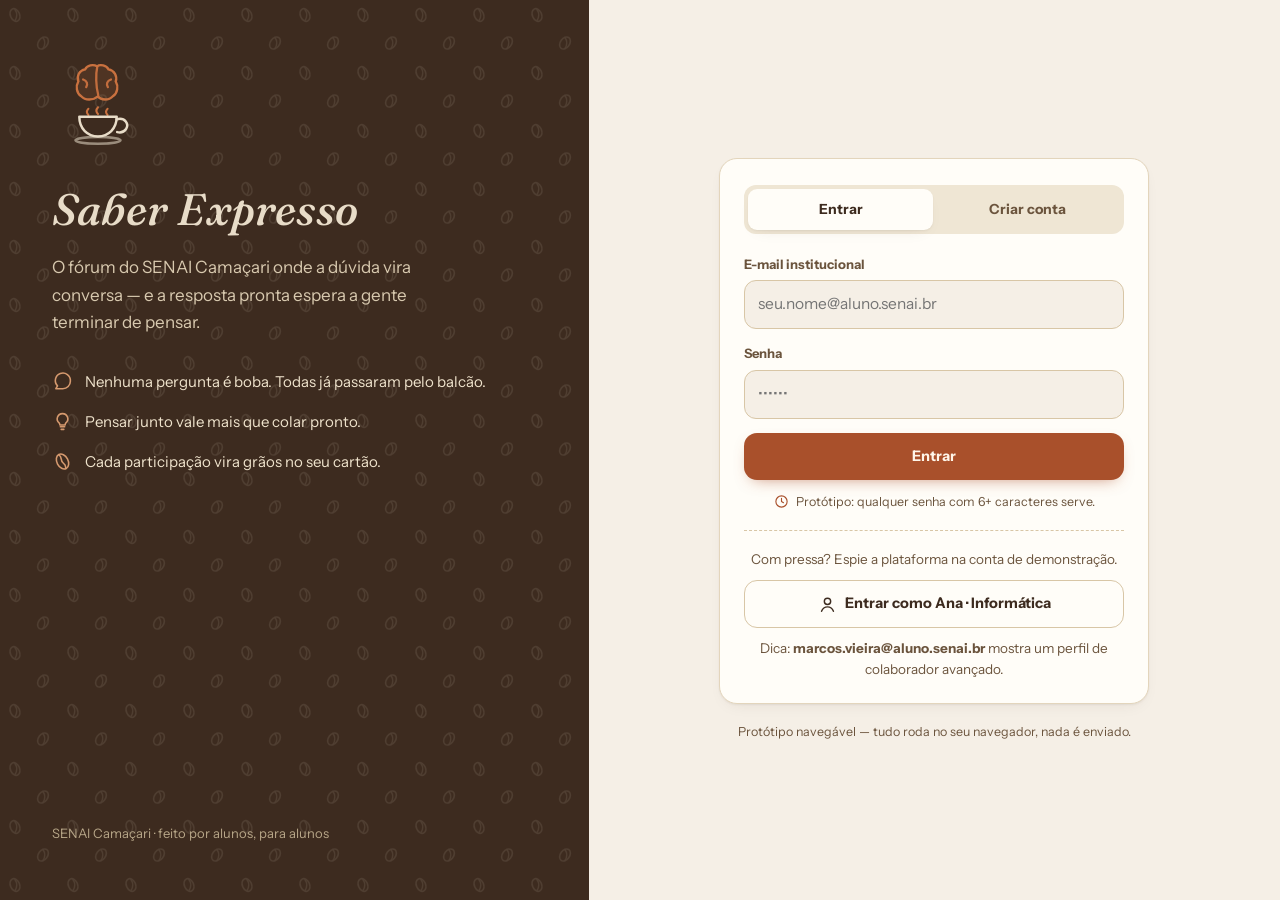
<file: index.html>
<!DOCTYPE html>
<html lang="pt-BR">
<head>
<meta charset="UTF-8">
<meta name="viewport" content="width=device-width, initial-scale=1">

<title>Saber Expresso · Fórum Acadêmico do SENAI Camaçari</title>
<meta name="description" content="Fórum do SENAI Camaçari: tire dúvidas de Informática, Mecatrônica, Eletrotécnica e Química, ajude colegas e ganhe selos de colaboração. Aprender com gosto de café.">
<meta name="author" content="SENAI Camaçari">
<meta name="robots" content="index, follow">

<!-- Open Graph: prévia ao compartilhar no WhatsApp, Facebook, LinkedIn -->
<meta property="og:type" content="website">
<meta property="og:site_name" content="Saber Expresso">
<meta property="og:locale" content="pt_BR">
<meta property="og:title" content="Saber Expresso · Fórum Acadêmico do SENAI Camaçari">
<meta property="og:description" content="Tire dúvidas de Informática, Mecatrônica, Eletrotécnica e Química, ajude colegas e ganhe selos de colaboração.">

<!-- Twitter/X Card -->
<meta name="twitter:card" content="summary_large_image">
<meta name="twitter:title" content="Saber Expresso · Fórum Acadêmico do SENAI Camaçari">
<meta name="twitter:description" content="Fórum colaborativo do SENAI Camaçari — dúvidas, respostas e selos de colaboração.">

<!-- Favicon inline (xícara + cérebro) — sem arquivo externo -->
<link rel="icon" type="image/svg+xml" href="data:image/svg+xml,%3Csvg xmlns='http://www.w3.org/2000/svg' viewBox='0 0 96 96'%3E%3Cpath fill='none' stroke='%23C9713F' stroke-width='5' stroke-linejoin='round' d='M48 42C43 46.5 34.5 46.5 30.5 42C25.5 39 24.5 31.5 27.5 26.5C25.5 21 28.5 15 34.5 14C36.5 9.5 43 8.5 47 10.8C50 8.5 57 9.5 59 14C65 15 68.5 21 66.5 26.5C69.5 31.5 68.5 39 63.5 42C59.5 46.5 51 46.5 48 42Z'/%3E%3Cpath fill='none' stroke='%23C9713F' stroke-width='4' stroke-linecap='round' d='M47.2 11.5C45.5 19 45.8 32 48.2 40.5M32.5 24.5c4 1.2 5.2 4.8 3.2 8M61.5 24.5c-4 1.2-5.2 4.8-3.2 8'/%3E%3Cpath fill='%233D2B1F' d='M28.5 63.5h39c0 12.5-8.7 20.5-19.5 20.5S28.5 76 28.5 63.5Z'/%3E%3C/svg%3E">

<!-- Cor da interface do navegador (claro/escuro) -->
<meta name="theme-color" content="#3D2B1F" media="(prefers-color-scheme: light)">
<meta name="theme-color" content="#201610" media="(prefers-color-scheme: dark)">
<meta name="color-scheme" content="light dark">

<!-- Dados estruturados: site + organização + busca interna (schema.org) -->
<!-- Estilo local (bloqueante de propósito: é pequeno e define o primeiro paint) -->
<link rel="stylesheet" href="assets/css/style.css">

<!-- Fontes carregadas de forma assíncrona: melhora LCP/FCP (Core Web Vitals) -->
<link rel="preconnect" href="https://fonts.googleapis.com">
<link rel="preconnect" href="https://fonts.gstatic.com" crossorigin>
<link href="https://fonts.googleapis.com/css2?family=Fraunces:ital,opsz,wght@0,9..144,400..700;1,9..144,400..700&family=Instrument+Sans:ital,wght@0,400..700;1,400..700&display=swap" rel="stylesheet" media="print" onload="this.media='all'">
<noscript><link href="https://fonts.googleapis.com/css2?family=Fraunces:ital,opsz,wght@0,9..144,400..700;1,9..144,400..700&family=Instrument+Sans:ital,wght@0,400..700;1,400..700&display=swap" rel="stylesheet"></noscript>
</head>
<body class="auth">
<a class="skip" href="#main">Pular para o conteúdo</a>

<!-- Sprite de ícones -->
<svg xmlns="http://www.w3.org/2000/svg" style="display:none" aria-hidden="true">
  <symbol id="i-search" viewBox="0 0 24 24"><circle cx="11" cy="11" r="7"/><path d="M21 21l-4.5-4.5"/></symbol>
  <symbol id="i-home" viewBox="0 0 24 24"><path d="M3.5 11.5 12 4l8.5 7.5"/><path d="M5.5 10.5V20h13v-9.5"/><path d="M10 20v-5h4v5"/></symbol>
  <symbol id="i-plus" viewBox="0 0 24 24"><path d="M12 5v14M5 12h14"/></symbol>
  <symbol id="i-user" viewBox="0 0 24 24"><circle cx="12" cy="8" r="4"/><path d="M4.5 20.5c1.4-3.8 4.3-5.5 7.5-5.5s6.1 1.7 7.5 5.5"/></symbol>
  <symbol id="i-heart" viewBox="0 0 24 24"><path d="M12 20.5C7.2 17 3.5 13.6 3.5 9.8 3.5 7.2 5.5 5 8 5c1.7 0 3.2.9 4 2.4C12.8 5.9 14.3 5 16 5c2.5 0 4.5 2.2 4.5 4.8 0 3.8-3.7 7.2-8.5 10.7Z"/></symbol>
  <symbol id="i-chat" viewBox="0 0 24 24"><path d="M21 11.6a8.6 8.6 0 0 1-8.6 8.6H4.4L6.3 17A8.6 8.6 0 1 1 21 11.6Z"/></symbol>
  <symbol id="i-check" viewBox="0 0 24 24"><path d="m4.5 12.5 5 5L19.5 6.5"/></symbol>
  <symbol id="i-check-circle" viewBox="0 0 24 24"><circle cx="12" cy="12" r="9"/><path d="m8 12.3 2.7 2.7L16.5 9"/></symbol>
  <symbol id="i-chev-right" viewBox="0 0 24 24"><path d="m9.5 5.5 7 6.5-7 6.5"/></symbol>
  <symbol id="i-sun" viewBox="0 0 24 24"><circle cx="12" cy="12" r="4.2"/><path d="M12 2.5v2.4M12 19.1v2.4M2.5 12h2.4M19.1 12h2.4M5 5l1.7 1.7M17.3 17.3 19 19M19 5l-1.7 1.7M6.7 17.3 5 19"/></symbol>
  <symbol id="i-moon" viewBox="0 0 24 24"><path d="M20.5 14.5A8.8 8.8 0 0 1 9.5 3.5a8.8 8.8 0 1 0 11 11Z"/></symbol>
  <symbol id="i-bean" viewBox="0 0 24 24"><g transform="rotate(-28 12 12)"><ellipse cx="12" cy="12" rx="6.4" ry="9"/><path d="M12 3.5c2.6 4.4-2.6 6.6 0 11 1.7 2.8 0 4.6 0 5.5"/></g></symbol>
  <symbol id="i-award" viewBox="0 0 24 24"><circle cx="12" cy="9" r="5.5"/><path d="M8.7 13.6 7 21l5-2.6L17 21l-1.7-7.4"/></symbol>
  <symbol id="i-send" viewBox="0 0 24 24"><path d="M21 3.5 3.5 10.7l6.3 3 3 6.3L21 3.5Z"/><path d="M9.8 13.7 21 3.5"/></symbol>
  <symbol id="i-x" viewBox="0 0 24 24"><path d="M6 6l12 12M18 6 6 18"/></symbol>
  <symbol id="i-code" viewBox="0 0 24 24"><path d="m8.5 7-5 5 5 5M15.5 7l5 5-5 5"/></symbol>
  <symbol id="i-cpu" viewBox="0 0 24 24"><rect x="5.5" y="5.5" width="13" height="13" rx="2.5"/><rect x="9.5" y="9.5" width="5" height="5" rx="1"/><path d="M9 2.5v3M15 2.5v3M9 18.5v3M15 18.5v3M2.5 9h3M2.5 15h3M18.5 9h3M18.5 15h3"/></symbol>
  <symbol id="i-zap" viewBox="0 0 24 24"><path d="M13 2.5 4.5 13.5H11l-1 8 8.5-11H12l1-8Z"/></symbol>
  <symbol id="i-flask" viewBox="0 0 24 24"><path d="M9 3h6M10 3v5.6L4.6 18.2a2 2 0 0 0 1.8 2.8h11.2a2 2 0 0 0 1.8-2.8L14 8.6V3"/><path d="M7.5 15h9"/></symbol>
  <symbol id="i-book" viewBox="0 0 24 24"><path d="M5 4.5A1.5 1.5 0 0 1 6.5 3H19v15H6.5A1.5 1.5 0 0 0 5 19.5V4.5Z"/><path d="M5 19.5A1.5 1.5 0 0 0 6.5 21H19"/></symbol>
  <symbol id="i-clock" viewBox="0 0 24 24"><circle cx="12" cy="12" r="9"/><path d="M12 7v5l3.2 2"/></symbol>
  <symbol id="i-mail" viewBox="0 0 24 24"><rect x="3" y="5" width="18" height="14" rx="2.5"/><path d="m3.5 7.5 8.5 6 8.5-6"/></symbol>
  <symbol id="i-bulb" viewBox="0 0 24 24"><path d="M9.5 18h5M10.5 21h3M12 3a6 6 0 0 0-3.9 10.6c.7.6.9 1.4.9 2.4h6c0-1 .2-1.8.9-2.4A6 6 0 0 0 12 3Z"/></symbol>
  <symbol id="i-link" viewBox="0 0 24 24"><path d="M10 14a4.2 4.2 0 0 0 6 0l3.2-3.2a4.2 4.2 0 0 0-6-6L11.6 6.4"/><path d="M14 10a4.2 4.2 0 0 0-6 0l-3.2 3.2a4.2 4.2 0 0 0 6 6l1.6-1.6"/></symbol>
  <symbol id="i-logout" viewBox="0 0 24 24"><path d="M14 4h4.5A1.5 1.5 0 0 1 20 5.5v13a1.5 1.5 0 0 1-1.5 1.5H14"/><path d="M9 8.5 5.5 12 9 15.5M5.5 12H15"/></symbol>
</svg>

<!-- Barra superior -->
<header id="topbar">
  <div class="bar-inner">
    <a href="#" class="brand" data-action="go-home" aria-label="Saber Expresso — início">
      <span id="brand-logo"></span>
      <span class="brand-name">Saber Expresso</span>
    </a>
    <form class="bar-search" data-role="top-search" role="search">
      <svg class="ic" aria-hidden="true"><use href="#i-search"/></svg>
      <input type="search" placeholder="Buscar dúvidas, disciplinas…" aria-label="Buscar no fórum">
    </form>
    <nav class="bar-links" aria-label="Navegação principal">
      <a href="#" data-action="go" data-route="home">Início</a>
      <a href="#" data-action="go" data-route="courses">Cursos</a>
      <a href="#" data-action="go" data-route="profile">Perfil</a>
    </nav>
    <div class="bar-actions">
      <button class="bean-pill" data-action="go" data-route="profile" title="Seus grãos">
        <svg class="ic" aria-hidden="true"><use href="#i-bean"/></svg><span id="bean-count">0</span>
      </button>
      <button class="icon-btn" data-action="toggle-theme" aria-label="Alternar tema claro e escuro">
        <svg class="ic theme-moon" aria-hidden="true"><use href="#i-moon"/></svg>
        <svg class="ic theme-sun" aria-hidden="true"><use href="#i-sun"/></svg>
      </button>
      <button class="btn btn-primary btn-sm btn-create-head" data-action="open-create">
        <svg class="ic" aria-hidden="true"><use href="#i-plus"/></svg>Criar tópico
      </button>
      <button class="header-av" id="header-avatar" data-action="go" data-route="profile" aria-label="Meu perfil"></button>
    </div>
  </div>
</header>

<main id="main" tabindex="-1"></main>

<!-- Fallback para rastreadores e navegadores sem JavaScript -->
<noscript>
  <style>#topbar,#bottomnav,#main{display:none!important}</style>
  <div class="seo-fallback">
    <div class="card noscript-box">
      <h1>Saber Expresso — fórum acadêmico do SENAI Camaçari</h1>
      <p>Plataforma colaborativa onde alunos publicam dúvidas, respondem colegas e marcam as melhores soluções — pensada para estimular o pensamento crítico em vez de respostas prontas.</p>
      <h2>Cursos e disciplinas</h2>
      <ul>
        <li><strong>Técnico em Informática</strong> — Lógica de Programação, Banco de Dados, Desenvolvimento Web, Redes de Computadores</li>
        <li><strong>Técnico em Mecatrônica</strong> — Eletricidade Básica, Automação Industrial, Sistemas Mecânicos, Desenho Técnico</li>
        <li><strong>Técnico em Eletrotécnica</strong> — Instalações Elétricas, Comandos Elétricos, Máquinas Elétricas</li>
        <li><strong>Técnico em Química</strong> — Química Geral, Química Analítica, Processos Industriais</li>
      </ul>
      <p>Ative o JavaScript no seu navegador para entrar no fórum, publicar dúvidas e participar das discussões.</p>
    </div>
  </div>
</noscript>

<!-- Navegação inferior (mobile) -->
<nav id="bottomnav" aria-label="Navegação principal">
  <button class="bn-item" data-action="go" data-route="home"><svg class="ic" aria-hidden="true"><use href="#i-home"/></svg><span>Início</span></button>
  <button class="bn-item" data-action="go" data-route="search"><svg class="ic" aria-hidden="true"><use href="#i-search"/></svg><span>Buscar</span></button>
  <button class="bn-fab" data-action="open-create" aria-label="Criar novo tópico"><svg class="ic" aria-hidden="true"><use href="#i-plus"/></svg></button>
  <button class="bn-item" data-action="go" data-route="courses"><svg class="ic" aria-hidden="true"><use href="#i-book"/></svg><span>Cursos</span></button>
  <button class="bn-item" data-action="go" data-route="profile"><svg class="ic" aria-hidden="true"><use href="#i-user"/></svg><span>Perfil</span></button>
</nav>

<!-- Modal: criar tópico -->
<div class="modal" id="modal-create" hidden>
  <div class="modal-backdrop" data-action="close-create"></div>
  <div class="modal-card card" role="dialog" aria-modal="true" aria-labelledby="mc-title">
    <header>
      <div>
        <p class="eyebrow">Novo tópico</p>
        <h2 class="serif" id="mc-title">Qual é a dúvida de hoje?</h2>
      </div>
      <button class="icon-btn" data-action="close-create" aria-label="Fechar"><svg class="ic" aria-hidden="true"><use href="#i-x"/></svg></button>
    </header>
    <form id="create-form" novalidate>
      <div class="field" id="ff-course">
        <label for="cf-course">Curso</label>
        <select id="cf-course"></select>
      </div>
      <div class="field" id="ff-subject">
        <label for="cf-subject">Disciplina</label>
        <select id="cf-subject"></select>
      </div>
      <div class="field" id="ff-title">
        <label for="cf-title">Título</label>
        <input id="cf-title" maxlength="120" placeholder="Ex.: por que o meu JOIN repete linhas?">
        <p class="err" id="fe-title">Dê um título — vale resumir a dúvida em uma frase.</p>
      </div>
      <div class="field" id="ff-body">
        <label for="cf-body">Sua dúvida</label>
        <textarea id="cf-body" rows="5" placeholder="Conte o que você já tentou — isso acelera a resposta."></textarea>
        <p class="err" id="fe-body">Escreva ao menos algumas linhas sobre a dúvida.</p>
      </div>
      <p class="hint" style="margin:2px 0 16px">
        <svg class="ic" aria-hidden="true"><use href="#i-bulb"/></svg>
        Dica da casa: explicar o que você já tentou costuma resolver metade da dúvida antes mesmo de publicar.
      </p>
      <button type="submit" class="btn btn-primary wfull">Publicar tópico</button>
    </form>
  </div>
</div>

<div id="toasts" aria-live="polite"></div>

<script src="assets/javascript/script.js"></script>
</body>
</html>
</file>
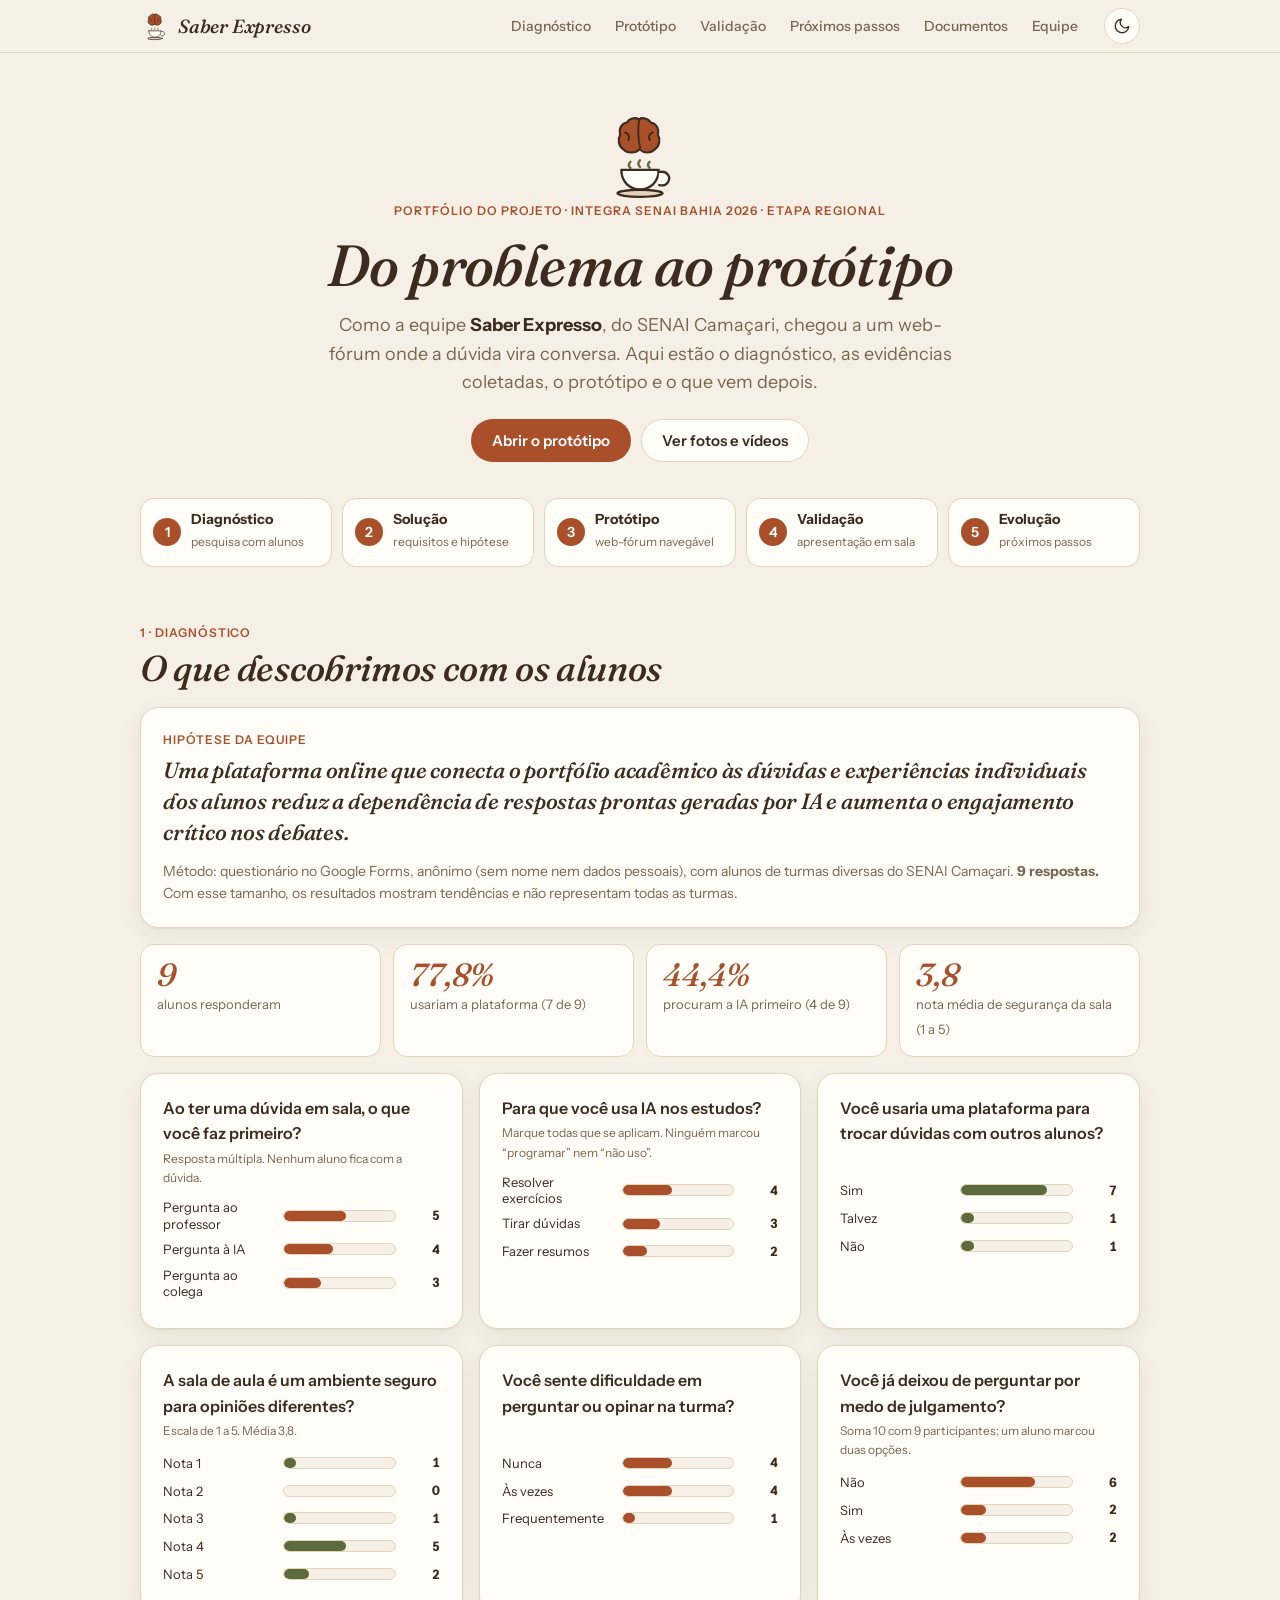
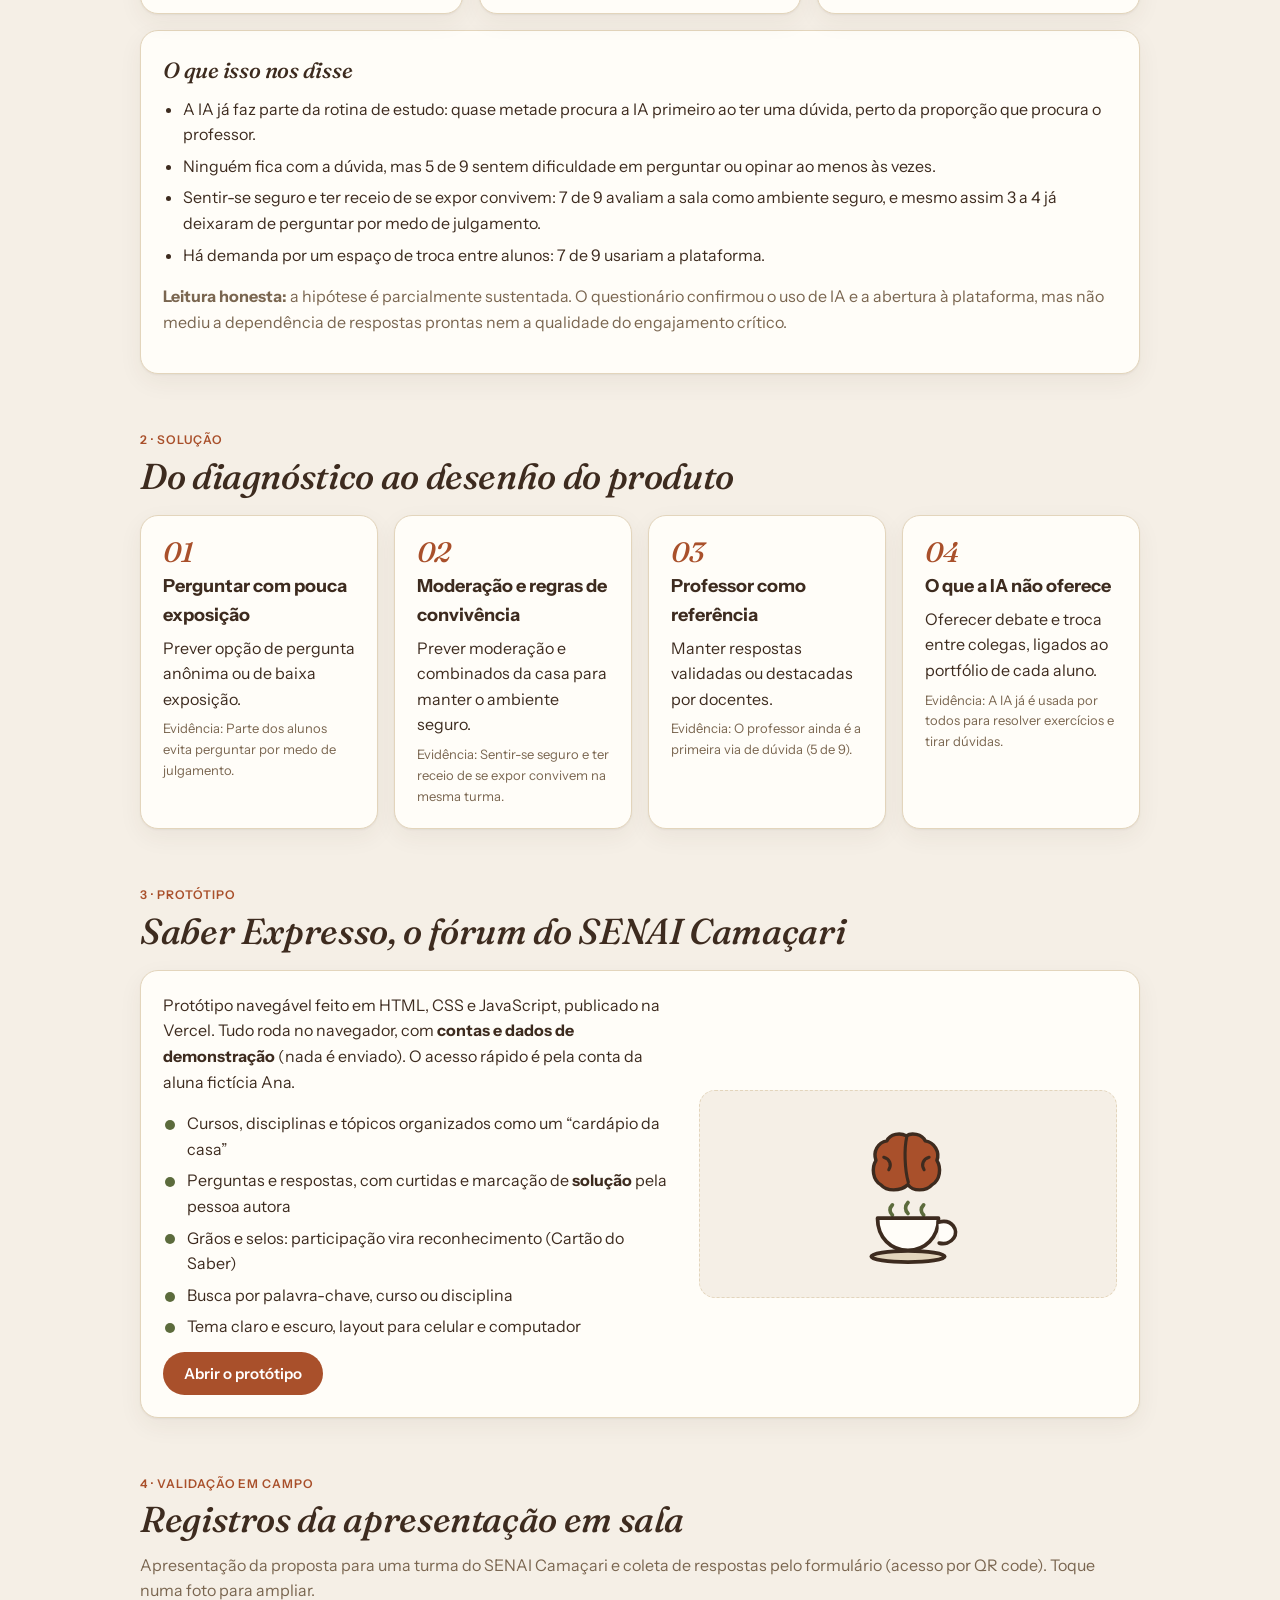
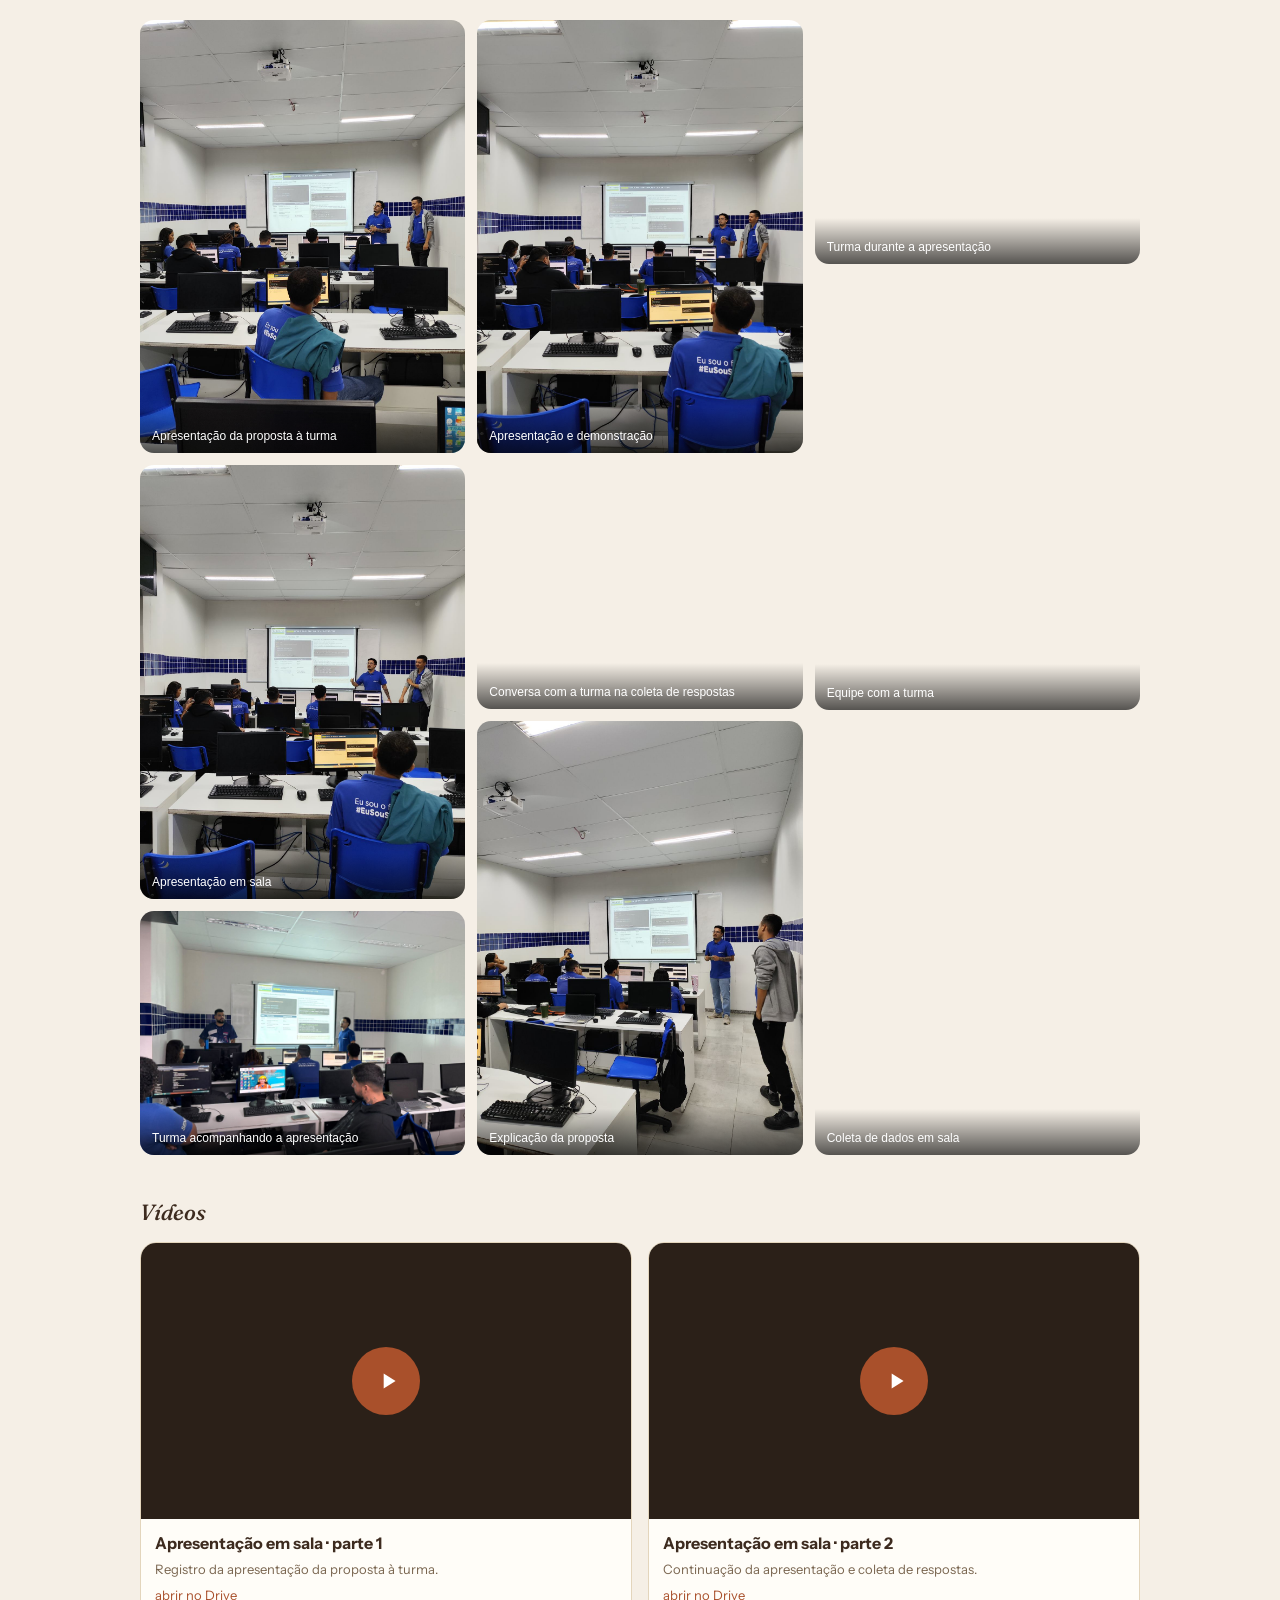
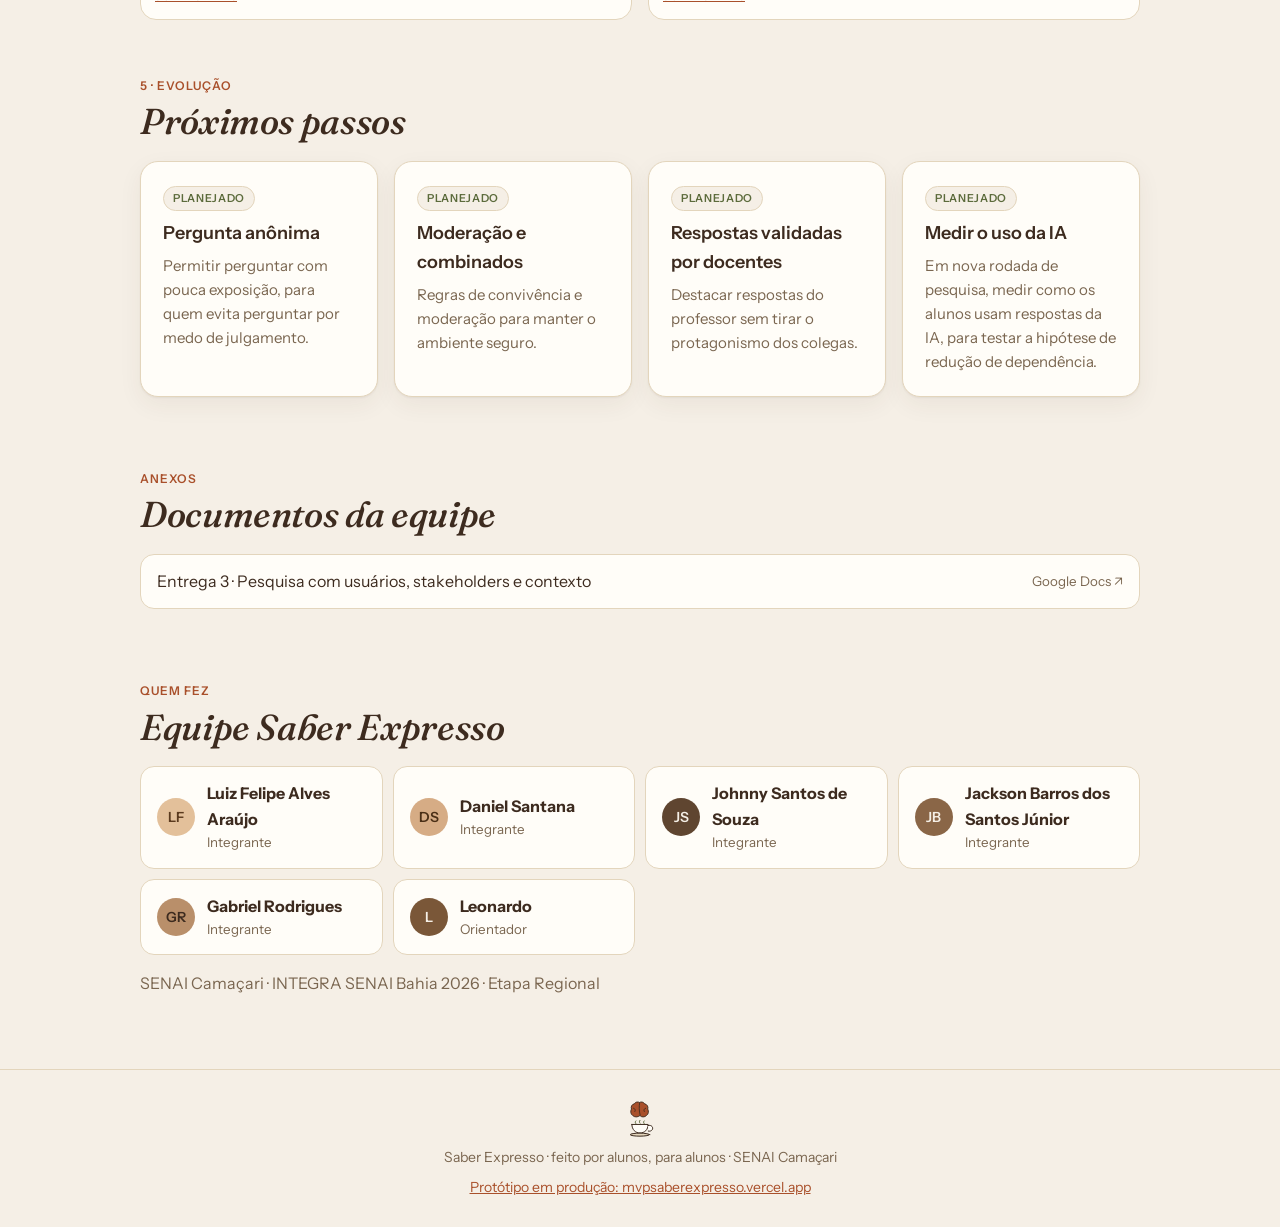
<file: portfolio.html>
<!DOCTYPE html>
<html lang="pt-BR">
<head>
<meta charset="utf-8">
<meta name="viewport" content="width=device-width,initial-scale=1">
<meta name="robots" content="noindex,nofollow">
<title>Saber Expresso · Portfólio do projeto · INTEGRA SENAI Bahia 2026</title>
<meta name="description" content="Portfólio do projeto Saber Expresso: do diagnóstico ao protótipo, com evidências, fotos e vídeos. SENAI Camaçari, INTEGRA SENAI Bahia 2026.">
<link rel="preconnect" href="https://fonts.googleapis.com">
<link rel="preconnect" href="https://fonts.gstatic.com" crossorigin>
<link href="https://fonts.googleapis.com/css2?family=Fraunces:ital,opsz,wght@1,9..144,500;1,9..144,600&family=Instrument+Sans:wght@400;500;600&display=swap" rel="stylesheet">
<link rel="stylesheet" href="assets/css/portfolio.css">
<script>try{if(localStorage.getItem('se-theme')==='dark')document.documentElement.classList.add('dark');}catch(_){}</script>
</head>
<body>
<a class="skip" href="#conteudo">Ir para o conteúdo</a>

<header class="top" id="top">
  <div class="top-in">
    <a class="brand" href="#inicio" aria-label="Saber Expresso, início"><span id="brand-logo"></span><b class="serif">Saber Expresso</b></a>
    <nav class="links" aria-label="Seções">
      <a href="#diagnostico">Diagnóstico</a>
      <a href="#prototipo">Protótipo</a>
      <a href="#validacao">Validação</a>
      <a href="#proximos">Próximos passos</a>
      <a href="#documentos">Documentos</a>
      <a href="#equipe">Equipe</a>
    </nav>
    <button class="icon-btn" id="theme" aria-label="Alternar tema claro e escuro" type="button">
      <svg viewBox="0 0 24 24" width="18" height="18" fill="none" stroke="currentColor" stroke-width="1.8" stroke-linecap="round" stroke-linejoin="round" aria-hidden="true"><path d="M21 12.8A9 9 0 1 1 11.2 3a7 7 0 0 0 9.8 9.8z"/></svg>
    </button>
  </div>
</header>

<main id="conteudo">

<section class="hero" id="inicio">
  <div class="wrap hero-in">
    <div id="hero-logo"></div>
    <p class="eyebrow">Portfólio do projeto · INTEGRA SENAI Bahia 2026 · Etapa Regional</p>
    <h1 class="serif">Do problema ao protótipo</h1>
    <p class="lead">Como a equipe <b>Saber Expresso</b>, do SENAI Camaçari, chegou a um web-fórum onde a dúvida vira conversa. Aqui estão o diagnóstico, as evidências coletadas, o protótipo e o que vem depois.</p>
    <div class="cta">
      <a class="btn btn-primary" href="https://mvpsaberexpresso.vercel.app/">Abrir o protótipo</a>
      <a class="btn btn-ghost" href="#validacao">Ver fotos e vídeos</a>
    </div>
  </div>
</section>

<section class="wrap" id="trilha" aria-label="Trilha do projeto">
  <ol class="trail">
    <li><span>1</span><div><b>Diagnóstico</b><small>pesquisa com alunos</small></div></li>
    <li><span>2</span><div><b>Solução</b><small>requisitos e hipótese</small></div></li>
    <li><span>3</span><div><b>Protótipo</b><small>web-fórum navegável</small></div></li>
    <li><span>4</span><div><b>Validação</b><small>apresentação em sala</small></div></li>
    <li><span>5</span><div><b>Evolução</b><small>próximos passos</small></div></li>
  </ol>
</section>

<section class="wrap sec" id="diagnostico">
  <div class="sec-head"><p class="eyebrow">1 · Diagnóstico</p><h2 class="serif">O que descobrimos com os alunos</h2></div>
  <div class="card hyp">
    <p class="eyebrow">Hipótese da equipe</p>
    <p class="serif q">Uma plataforma online que conecta o portfólio acadêmico às dúvidas e experiências individuais dos alunos reduz a dependência de respostas prontas geradas por IA e aumenta o engajamento crítico nos debates.</p>
    <p class="muted">Método: questionário no Google Forms, anônimo (sem nome nem dados pessoais), com alunos de turmas diversas do SENAI Camaçari. <b>9 respostas.</b> Com esse tamanho, os resultados mostram tendências e não representam todas as turmas.</p>
  </div>
  <div class="stats" id="stats"></div>
  <div class="grid2" id="charts"></div>
  <div class="card read">
    <h3 class="serif">O que isso nos disse</h3>
    <ul>
      <li>A IA já faz parte da rotina de estudo: quase metade procura a IA primeiro ao ter uma dúvida, perto da proporção que procura o professor.</li>
      <li>Ninguém fica com a dúvida, mas 5 de 9 sentem dificuldade em perguntar ou opinar ao menos às vezes.</li>
      <li>Sentir-se seguro e ter receio de se expor convivem: 7 de 9 avaliam a sala como ambiente seguro, e mesmo assim 3 a 4 já deixaram de perguntar por medo de julgamento.</li>
      <li>Há demanda por um espaço de troca entre alunos: 7 de 9 usariam a plataforma.</li>
    </ul>
    <p class="muted"><b>Leitura honesta:</b> a hipótese é parcialmente sustentada. O questionário confirmou o uso de IA e a abertura à plataforma, mas não mediu a dependência de respostas prontas nem a qualidade do engajamento crítico.</p>
  </div>
</section>

<section class="wrap sec" id="solucao">
  <div class="sec-head"><p class="eyebrow">2 · Solução</p><h2 class="serif">Do diagnóstico ao desenho do produto</h2></div>
  <div class="grid3" id="impl"></div>
</section>

<section class="wrap sec" id="prototipo">
  <div class="sec-head"><p class="eyebrow">3 · Protótipo</p><h2 class="serif">Saber Expresso, o fórum do SENAI Camaçari</h2></div>
  <div class="card proto">
    <div class="proto-txt">
      <p>Protótipo navegável feito em HTML, CSS e JavaScript, publicado na Vercel. Tudo roda no navegador, com <b>contas e dados de demonstração</b> (nada é enviado). O acesso rápido é pela conta da aluna fictícia Ana.</p>
      <ul class="ticks">
        <li>Cursos, disciplinas e tópicos organizados como um “cardápio da casa”</li>
        <li>Perguntas e respostas, com curtidas e marcação de <b>solução</b> pela pessoa autora</li>
        <li>Grãos e selos: participação vira reconhecimento (Cartão do Saber)</li>
        <li>Busca por palavra-chave, curso ou disciplina</li>
        <li>Tema claro e escuro, layout para celular e computador</li>
      </ul>
      <div class="cta"><a class="btn btn-primary" href="https://mvpsaberexpresso.vercel.app/">Abrir o protótipo</a></div>
    </div>
    <div class="proto-fig" id="proto-fig"></div>
  </div>
</section>

<section class="wrap sec" id="validacao">
  <div class="sec-head"><p class="eyebrow">4 · Validação em campo</p><h2 class="serif">Registros da apresentação em sala</h2></div>
  <p class="muted lead2">Apresentação da proposta para uma turma do SENAI Camaçari e coleta de respostas pelo formulário (acesso por QR code). Toque numa foto para ampliar.</p>
  <div class="gallery" id="gallery"></div>
  <h3 class="serif sub">Vídeos</h3>
  <div class="videos" id="videos"></div>
</section>

<section class="wrap sec" id="proximos">
  <div class="sec-head"><p class="eyebrow">5 · Evolução</p><h2 class="serif">Próximos passos</h2></div>
  <div class="grid3" id="next"></div>
  <div id="melhorias"></div>
</section>

<section class="wrap sec" id="documentos">
  <div class="sec-head"><p class="eyebrow">Anexos</p><h2 class="serif">Documentos da equipe</h2></div>
  <ul class="docs" id="docs"></ul>
</section>

<section class="wrap sec" id="equipe">
  <div class="sec-head"><p class="eyebrow">Quem fez</p><h2 class="serif">Equipe Saber Expresso</h2></div>
  <ul class="team" id="team"></ul>
  <p class="muted">SENAI Camaçari · INTEGRA SENAI Bahia 2026 · Etapa Regional</p>
</section>

</main>

<footer class="foot">
  <div class="wrap"><span id="foot-logo"></span><p>Saber Expresso · feito por alunos, para alunos · SENAI Camaçari</p>
    <p><a href="https://mvpsaberexpresso.vercel.app/">Protótipo em produção: mvpsaberexpresso.vercel.app</a></p></div>
</footer>

<div class="lb" id="lb" hidden role="dialog" aria-modal="true" aria-label="Foto ampliada">
  <button class="lb-x" id="lb-x" type="button" aria-label="Fechar">×</button>
  <button class="lb-n lb-prev" id="lb-prev" type="button" aria-label="Foto anterior">‹</button>
  <figure><img id="lb-img" alt=""><figcaption id="lb-cap"></figcaption></figure>
  <button class="lb-n lb-next" id="lb-next" type="button" aria-label="Próxima foto">›</button>
</div>

<script src="assets/javascript/portfolio.js"></script>
</body>
</html>
</file>
<file: assets/css/style.css>
/* ============ TOKENS ============ */
:root{
  --bg:#F5EFE6; --surface:#FFFDF8; --surface-2:#EFE6D4; --raise:#F7F0E3;
  --ink:#3D2B1F; --ink-2:#6B543D;
  --accent:#A9502B; --accent-h:#8F3F1E; --accent-ink:#FFF6EA;
  --soft-bg:#F2DCC3; --soft-fg:#7C3B18;
  --olive:#5C6B3C; --olive-bg:#EAECDA;
  --line:#E3D5BC; --line-2:#D8C6A6;
  --shadow:0 1px 2px rgba(61,43,31,.05),0 12px 32px -14px rgba(61,43,31,.22);
  --shadow-sm:0 1px 2px rgba(61,43,31,.06),0 6px 18px -10px rgba(61,43,31,.15);
  --paper:#EBDFC9; --paper-ink:#3D2B1F;
  --brand-dark:#3D2B1F; --brand-bege:#E8DCC8;
  --grain-bege:url('data:image/svg+xml;utf8,<svg xmlns="http://www.w3.org/2000/svg" width="58" height="58"><g fill="none" stroke="%23E8DCC8" stroke-width="1.6" stroke-linecap="round" opacity="0.10"><ellipse cx="15" cy="15" rx="4.6" ry="6.6" transform="rotate(-24 15 15)"/><path d="M15 9.5c2.2 3.2 2.2 7.8 0 11"/><ellipse cx="43" cy="43" rx="4.6" ry="6.6" transform="rotate(36 43 43)"/><path d="M43 37.5c2.2 3.2 2.2 7.8 0 11"/></g></svg>');
  --grain-ink:url('data:image/svg+xml;utf8,<svg xmlns="http://www.w3.org/2000/svg" width="58" height="58"><g fill="none" stroke="%233D2B1F" stroke-width="1.5" stroke-linecap="round" opacity="0.06"><ellipse cx="15" cy="15" rx="4.6" ry="6.6" transform="rotate(-24 15 15)"/><path d="M15 9.5c2.2 3.2 2.2 7.8 0 11"/><ellipse cx="43" cy="43" rx="4.6" ry="6.6" transform="rotate(36 43 43)"/><path d="M43 37.5c2.2 3.2 2.2 7.8 0 11"/></g></svg>');
}
html.dark{
  --bg:#201610; --surface:#2B2016; --surface-2:#35281B; --raise:#2F2318;
  --ink:#F2E8D8; --ink-2:#C4AC90;
  --accent:#D68B5C; --accent-h:#E09C71; --accent-ink:#2A150A;
  --soft-bg:#45301B; --soft-fg:#F0C9A6;
  --olive:#C2CE95; --olive-bg:#32351E;
  --line:#443424; --line-2:#54402C;
  --shadow:0 2px 4px rgba(0,0,0,.3),0 16px 36px -14px rgba(0,0,0,.55);
  --shadow-sm:0 1px 3px rgba(0,0,0,.35),0 8px 20px -10px rgba(0,0,0,.45);
}
/* ============ BASE ============ */
*{box-sizing:border-box;margin:0;padding:0}
html{scroll-behavior:smooth}
body{
  font-family:'Instrument Sans',sans-serif;background:var(--bg);color:var(--ink);
  font-size:15.5px;line-height:1.6;-webkit-font-smoothing:antialiased;
}
.serif{font-family:'Fraunces',Georgia,serif;font-style:italic;font-weight:500;letter-spacing:.005em}
a{color:inherit;text-decoration:none}
button{font:inherit;color:inherit;background:none;border:0;cursor:pointer}
img{max-width:100%}
:focus-visible{outline:2px solid var(--accent);outline-offset:2px;border-radius:6px}
.sr-only{position:absolute;width:1px;height:1px;padding:0;margin:-1px;overflow:hidden;clip:rect(0 0 0 0);white-space:nowrap;border:0}
.skip{position:fixed;top:-48px;left:16px;z-index:200;background:var(--ink);color:var(--bg);padding:8px 14px;border-radius:8px;transition:top .2s}
.skip:focus{top:12px}
mark{background:#EFD49C;color:#4A2E14;border-radius:3px;padding:0 2px}
html.dark mark{background:#6E4E22;color:#F5E9D5}
.ic{width:19px;height:19px;fill:none;stroke:currentColor;stroke-width:1.8;stroke-linecap:round;stroke-linejoin:round;flex:none}
/* ============ LOGO ============ */
.logo{display:block}
.lg-brain{animation:floaty 6s ease-in-out infinite}
.lg-brain path{fill:rgba(201,113,63,.13);stroke:#C9713F;stroke-width:2.4;stroke-linecap:round}
.lg-line{fill:none!important;stroke:#C9713F!important;stroke-width:2.1;stroke-linecap:round;opacity:.95}
.lg-wisp{fill:none;stroke:#C9713F;stroke-width:2.1;stroke-linecap:round;animation:steam 3.2s ease-in-out infinite}
.lg-wisp:nth-child(2){animation-delay:.5s}.lg-wisp:nth-child(3){animation-delay:1s}
.lg-cup{fill:none;stroke:currentColor;stroke-width:2.6;stroke-linecap:round;stroke-linejoin:round}
.lg-plate{opacity:.55}
@keyframes floaty{0%,100%{transform:translateY(0)}50%{transform:translateY(-2.5px)}}
@keyframes steam{0%,100%{opacity:.25;transform:translateY(1px)}50%{opacity:.95;transform:translateY(-2px)}}
/* ============ TOPBAR ============ */
#topbar{position:sticky;top:0;z-index:60;background:color-mix(in srgb,var(--bg) 88%,transparent);backdrop-filter:blur(10px);border-bottom:1px solid var(--line)}
.bar-inner{max-width:1160px;margin:0 auto;padding:0 18px;height:64px;display:flex;align-items:center;gap:16px}
.brand{display:flex;align-items:center;gap:10px;flex:none}
.brand-name{font-family:'Fraunces',serif;font-style:italic;font-weight:600;font-size:19px;letter-spacing:.01em}
.bar-search{display:none;flex:1;max-width:340px;position:relative;align-items:center;color:var(--ink-2)}
.bar-search input{width:100%;padding:8px 12px 8px 38px;border-radius:12px;border:1px solid var(--line);background:var(--surface);color:var(--ink);font:inherit;font-size:14px}
.bar-search .ic{position:absolute;left:11px;width:17px;height:17px}
.bar-links{display:none;gap:4px;margin-left:auto}
.bar-links a{padding:7px 12px;border-radius:10px;font-size:14.5px;font-weight:600;color:var(--ink-2)}
.bar-links a:hover{color:var(--ink);background:var(--surface-2)}
.bar-links a.active{color:var(--accent);background:var(--soft-bg)}
.bar-actions{display:flex;align-items:center;gap:8px;margin-left:auto}
.icon-btn{width:38px;height:38px;border-radius:12px;display:grid;place-items:center;color:var(--ink-2);border:1px solid var(--line);background:var(--surface);transition:.18s}
.icon-btn:hover{color:var(--ink);transform:translateY(-1px);box-shadow:var(--shadow-sm)}
.theme-sun{display:none}.theme-moon{display:block}
html.dark .theme-sun{display:block}html.dark .theme-moon{display:none}
.bean-pill{display:flex;align-items:center;gap:6px;padding:7px 12px;border-radius:999px;background:var(--surface);border:1px solid var(--line-2);font-weight:700;font-size:14px;transition:.18s}
.bean-pill:hover{transform:translateY(-1px);box-shadow:var(--shadow-sm)}
.bean-pill .ic{width:16px;height:16px;color:var(--accent)}
.bean-pill.bump{animation:pop .4s ease}
.btn-create-head{display:none}
.header-av{width:38px;height:38px;border-radius:50%;padding:0;overflow:hidden;border:2px solid var(--line-2)}
/* ============ AVATAR ============ */
.avatar{display:grid;place-items:center;border-radius:50%;font-weight:700;flex:none;letter-spacing:.02em}
.av-sm{width:32px;height:32px;font-size:12px}
.av-md{width:38px;height:38px;font-size:13px}
.av-lg{width:76px;height:76px;font-size:26px;border:3px solid var(--surface);box-shadow:var(--shadow-sm)}
/* ============ BOTÕES / CHIPS ============ */
.btn{display:inline-flex;align-items:center;gap:8px;padding:11px 18px;border-radius:13px;font-weight:700;font-size:14.5px;transition:.18s;border:1px solid transparent}
.btn-primary{background:var(--accent);color:var(--accent-ink);box-shadow:0 6px 16px -8px color-mix(in srgb,var(--accent) 70%,transparent)}
.btn-primary:hover{background:var(--accent-h);transform:translateY(-1px)}
.btn-primary:active{transform:scale(.98)}
.btn-ghost{background:var(--surface);border-color:var(--line-2);color:var(--ink)}
.btn-ghost:hover{background:var(--surface-2);transform:translateY(-1px)}
.btn-sm{padding:8px 13px;font-size:13.5px;border-radius:11px}
.link{color:var(--accent);font-weight:700;font-size:13.5px;display:inline-flex;align-items:center;gap:4px}
.link:hover{text-decoration:underline}
.chip{display:inline-flex;align-items:center;gap:5px;background:var(--surface-2);border:1px solid var(--line);border-radius:999px;padding:3px 11px;font-size:12.5px;font-weight:600;color:var(--ink-2)}
.chip .ic{width:13px;height:13px}
.chip-link:hover{background:var(--soft-bg);color:var(--soft-fg);border-color:transparent}
.filter-chips{display:flex;gap:8px;flex-wrap:wrap;margin:16px 0 20px}
.fchip{padding:7px 14px;border-radius:999px;border:1px solid var(--line-2);background:var(--surface);font-size:13.5px;font-weight:600;color:var(--ink-2);transition:.15s}
.fchip:hover{color:var(--ink)}
.fchip.on{background:var(--soft-bg);color:var(--soft-fg);border-color:transparent}
/* ============ LAYOUT ============ */
#main{max-width:1080px;margin:0 auto;padding:26px 18px 120px}
#main > .screen-in{animation:fadeUp .38s ease both}
@keyframes fadeUp{from{opacity:0;transform:translateY(10px)}to{opacity:1;transform:none}}
.narrow{max-width:840px;margin:0 auto}
.eyebrow{font-size:12.5px;font-weight:700;letter-spacing:.09em;text-transform:uppercase;color:var(--accent)}
.sub{color:var(--ink-2);font-size:15px}
.screen h1.serif{font-size:clamp(28px,5.5vw,42px);line-height:1.15;margin:4px 0 8px}
.page-head{margin-bottom:10px}
.head-actions{margin-top:16px;display:flex;gap:10px;flex-wrap:wrap}
.crumbs{display:flex;align-items:center;flex-wrap:wrap;gap:8px;font-size:13.5px;color:var(--ink-2);margin-bottom:20px}
.crumbs a:hover{color:var(--accent);text-decoration:underline}
.crumbs .sep{opacity:.5}
.crumbs [aria-current]{color:var(--ink);font-weight:600}
.card{background:var(--surface);border:1px solid var(--line);border-radius:18px;box-shadow:var(--shadow-sm)}
.sec-head{display:flex;align-items:baseline;justify-content:space-between;gap:12px;border-bottom:1px solid var(--line);padding-bottom:10px;margin:34px 0 16px}
.sec-head h2{font-size:22px}
/* ============ BOTTOM NAV ============ */
#bottomnav{position:fixed;left:0;right:0;bottom:0;z-index:70;display:grid;grid-template-columns:repeat(5,1fr);align-items:end;
  background:color-mix(in srgb,var(--bg) 90%,transparent);backdrop-filter:blur(12px);border-top:1px solid var(--line);
  padding:6px 8px calc(6px + env(safe-area-inset-bottom))}
.bn-item{display:flex;flex-direction:column;align-items:center;gap:3px;padding:7px 2px;font-size:11px;font-weight:600;color:var(--ink-2);border-radius:12px;transition:.15s}
.bn-item .ic{width:21px;height:21px}
.bn-item.active{color:var(--accent)}
.bn-fab{width:56px;height:56px;border-radius:50%;background:var(--accent);color:var(--accent-ink);display:grid;place-items:center;justify-self:center;transform:translateY(-16px);box-shadow:0 10px 22px -8px color-mix(in srgb,var(--accent) 75%,transparent);transition:.18s}
.bn-fab .ic{width:24px;height:24px;stroke-width:2.2}
.bn-fab:hover{transform:translateY(-18px)}
.bn-fab:active{transform:translateY(-14px) scale(.95)}
body.auth #topbar,body.auth #bottomnav{display:none}
body.auth #main{padding:0;max-width:none}
/* ============ AUTH ============ */
.auth-wrap{min-height:100dvh;display:grid}
.auth-hero{display:none;background:var(--brand-dark);background-image:var(--grain-bege);color:var(--brand-bege);padding:56px 52px;flex-direction:column}
.auth-hero .logo{color:var(--brand-bege)}
.auth-hero h1{font-size:44px;margin:26px 0 10px}
.auth-hero .tag{font-size:17px;max-width:36ch;color:#D8C9AF}
.hero-points{list-style:none;margin:34px 0 auto;display:grid;gap:16px}
.hero-points li{display:flex;gap:12px;align-items:center;font-size:15px;color:#EFE3CC}
.hero-points .ic{color:#D69A6F;width:21px;height:21px}
.hero-foot{font-size:13px;color:#B7A688;margin-top:34px}
.auth-panel{display:flex;flex-direction:column;align-items:center;justify-content:center;padding:36px 20px;gap:18px}
.auth-mob{display:flex;flex-direction:column;align-items:center;gap:10px;text-align:center;color:var(--ink)}
.auth-mob h1{font-size:30px}
.auth-mob .tag{font-size:14.5px;max-width:34ch;color:var(--ink-2)}
.auth-card{width:100%;max-width:430px;padding:26px 24px 22px}
.auth-tabs{display:flex;gap:2px;background:var(--surface-2);border-radius:12px;padding:4px;margin-bottom:20px}
.auth-tabs button{flex:1;padding:9px;border-radius:9px;font-weight:700;font-size:14px;color:var(--ink-2);transition:.15s}
.auth-tabs button[aria-selected="true"]{background:var(--surface);color:var(--ink);box-shadow:var(--shadow-sm)}
.auth-demo{margin-top:18px;padding-top:18px;border-top:1px dashed var(--line-2);text-align:center}
.auth-demo p{font-size:13.5px;color:var(--ink-2);margin-bottom:10px}
.auth-note{font-size:12.5px;color:var(--ink-2);text-align:center}
.field{margin-bottom:14px}
.field label{display:block;font-size:13px;font-weight:700;color:var(--ink-2);margin-bottom:6px}
.field input,.field select,.field textarea{width:100%;padding:11px 13px;border-radius:12px;border:1px solid var(--line-2);background:var(--bg);color:var(--ink);font:inherit;transition:.15s}
.field input:focus,.field select:focus,.field textarea:focus{outline:2px solid var(--accent);outline-offset:1px;border-color:transparent}
.field textarea{resize:vertical;min-height:110px}
.field .err{display:none;color:#A8401F;font-size:12.5px;font-weight:600;margin-top:5px}
.field.bad input{border-color:#C05B33}
.field.bad .err{display:block}
.hint{font-size:12.5px;color:var(--ink-2);display:flex;gap:7px;align-items:flex-start}
.hint .ic{width:15px;height:15px;margin-top:2px;color:var(--accent)}
.wfull{width:100%;justify-content:center}
/* ============ DASHBOARD ============ */
.dash-head{margin-bottom:26px}
.dash-grid{display:grid;gap:26px}
.recent-list{display:grid;gap:14px}
.course-card{display:flex;gap:16px;align-items:flex-start;padding:18px;position:relative;transition:.2s;cursor:pointer}
.course-card:hover{transform:translateY(-2px);box-shadow:var(--shadow)}
.cc-ico{width:46px;height:46px;border-radius:14px;background:var(--soft-bg);color:var(--soft-fg);display:grid;place-items:center;flex:none}
.cc-ico .ic{width:22px;height:22px}
.cc-body{min-width:0;flex:1}
.cc-body h3{font-family:'Fraunces',serif;font-style:italic;font-weight:500;font-size:18px}
.cc-meta{font-size:13px;color:var(--ink-2);margin:2px 0 10px}
.cc-chips{display:flex;flex-wrap:wrap;gap:7px;position:relative;z-index:2}
.cc-chips .chip{cursor:pointer;transition:.15s}
.course-card .chev{color:var(--ink-2);align-self:center}
.cover-link{position:absolute;inset:0;border-radius:inherit;z-index:1}
/* cartão fidelidade */
.loyalty{background:var(--paper);background-image:var(--grain-ink);color:var(--paper-ink);border-color:#D6C4A4;padding:20px;position:relative}
.loyalty::before,.loyalty::after{content:"";position:absolute;top:calc(58%);width:18px;height:18px;border-radius:50%;background:var(--bg);border:1px solid #D6C4A4}
.loyalty::before{left:-10px}.loyalty::after{right:-10px}
.loy-head{display:flex;justify-content:space-between;align-items:center;margin-bottom:14px}
.loy-head .eyebrow{color:#8A431D;display:flex;align-items:center;gap:6px}
.loy-head .eyebrow .ic{width:15px;height:15px}
.loyalty .link{color:#8A431D}
.stamps{display:grid;grid-template-columns:repeat(3,1fr);gap:12px 8px;margin-bottom:16px}
.stamp{display:flex;flex-direction:column;align-items:center;gap:6px;text-align:center}
.s-ic{width:44px;height:44px;border-radius:50%;display:grid;place-items:center;border:2px dashed #C4AE86;color:#B49B72;background:rgba(255,253,248,.35)}
.s-ic .ic{width:19px;height:19px}
.stamp.on .s-ic{border:2px solid var(--accent);border-style:solid;color:#FFF6EA;background:var(--accent);box-shadow:0 4px 10px -4px rgba(140,60,25,.5)}
.stamp.on.stamp-in .s-ic{animation:stamp .55s cubic-bezier(.2,.9,.3,1.35)}
.s-nm{font-size:10.5px;font-weight:700;line-height:1.25;color:#7A6547}
.stamp.on .s-nm{color:#4A3418}
@keyframes stamp{0%{transform:scale(1.8) rotate(-14deg);opacity:0}60%{transform:scale(.94) rotate(4deg);opacity:1}100%{transform:scale(1) rotate(0)}}
.bar{height:7px;border-radius:99px;background:rgba(199,178,143,.55);overflow:hidden;margin-bottom:7px}
.bar span{display:block;height:100%;background:var(--accent);border-radius:99px;transition:width .6s ease}
.loy-p{font-size:12.5px;font-weight:600;color:#6E5A3E}
.loy-hint{font-size:11.5px;color:#8D7B60;margin-top:10px;border-top:1px dashed #CDBB99;padding-top:10px}
/* pergunta da casa */
.question{padding:20px;border-style:dashed;border-width:1.6px;border-color:var(--line-2)}
.question .q{font-size:19px;line-height:1.35;margin:10px 0 6px}
.question .a{font-size:13.5px;color:var(--ink-2);margin-bottom:14px}
.dash-side{display:grid;gap:18px;align-content:start}
/* ============ CARDÁPIO ============ */
.menu-title{font-size:24px}
.menu-sub{color:var(--ink-2);font-size:14px;margin-bottom:8px}
.menu-list{list-style:none}
.menu-list a{display:flex;align-items:center;gap:4px;padding:16px 6px;border-radius:12px;transition:.18s}
.menu-list a:hover{background:var(--surface-2);padding-left:12px}
.m-num{font-family:'Fraunces',serif;font-style:italic;color:var(--accent);font-size:15px;width:30px;flex:none}
.m-name{font-family:'Fraunces',serif;font-style:italic;font-weight:500;font-size:18.5px}
.m-dots{flex:1;border-bottom:2px dotted var(--line-2);margin:0 12px;transform:translateY(-4px);min-width:24px}
.m-meta{font-size:13px;color:var(--ink-2);text-align:right;white-space:nowrap}
.m-meta .ok{color:var(--olive);font-weight:700}
.menu-list .ic{color:var(--ink-2);width:17px;height:17px}
/* ============ TÓPICOS ============ */
.topic-card{padding:18px;position:relative;transition:.2s;cursor:pointer}
.topic-card:hover{transform:translateY(-2px);box-shadow:var(--shadow)}
.tc-meta{display:flex;align-items:center;gap:10px;margin-bottom:10px}
.tc-meta .who{display:flex;align-items:center;gap:8px;min-width:0}
.tc-meta .who b{font-size:13.5px;font-weight:700;white-space:nowrap;overflow:hidden;text-overflow:ellipsis}
.tc-meta .who span{font-size:12.5px;color:var(--ink-2);white-space:nowrap}
.tc-meta .grow{flex:1}
.badge-solved{display:inline-flex;align-items:center;gap:5px;color:var(--olive);background:var(--olive-bg);border-radius:999px;padding:3px 10px;font-size:12px;font-weight:700}
.badge-solved .ic{width:13px;height:13px}
.doc-pill{display:inline-flex;align-items:center;border:1px solid var(--accent);color:var(--accent);border-radius:999px;padding:0 8px;font-size:10.5px;font-weight:800;letter-spacing:.04em;text-transform:uppercase}
.tc-title{font-family:'Fraunces',serif;font-style:italic;font-weight:500;font-size:20px;line-height:1.3;margin-bottom:6px}
.topic-card:hover .tc-title{color:var(--accent)}
.tc-preview{color:var(--ink-2);font-size:14px;display:-webkit-box;-webkit-line-clamp:2;-webkit-box-orient:vertical;overflow:hidden}
.tc-foot{display:flex;align-items:center;gap:16px;margin-top:12px;flex-wrap:wrap}
.tc-foot .m{display:inline-flex;align-items:center;gap:5px;font-size:13px;color:var(--ink-2);font-weight:600}
.tc-foot .m .ic{width:15px;height:15px}
.tc-foot .invite{color:var(--accent)}
.topic-list{display:grid;gap:14px}
/* ============ TÓPICO (THREAD) ============ */
.topic-hero{padding:24px;margin-bottom:26px}
.sol-ribbon{display:flex;align-items:center;gap:8px;background:var(--olive-bg);color:var(--olive);border-radius:11px;padding:9px 14px;font-weight:700;font-size:13.5px;margin-bottom:16px}
.post-meta{display:flex;align-items:center;gap:11px;margin-bottom:16px;flex-wrap:wrap}
.post-meta .who b{display:block;font-size:14.5px}
.post-meta .who span{font-size:12.5px;color:var(--ink-2)}
.post-meta .grow{flex:1}
.post-body p+p{margin-top:12px}
.post-actions{display:flex;gap:8px;margin-top:18px;flex-wrap:wrap}
.act{display:inline-flex;align-items:center;gap:7px;padding:8px 14px;border-radius:11px;border:1px solid var(--line-2);background:var(--surface);font-weight:700;font-size:13.5px;transition:.15s;color:var(--ink-2)}
.act:hover{color:var(--ink);transform:translateY(-1px)}
.act .ic{width:17px;height:17px}
.act.liked{color:var(--accent);border-color:color-mix(in srgb,var(--accent) 45%,transparent);background:var(--soft-bg)}
.act.liked .ic{fill:var(--accent);animation:pop .35s ease}
.act-solve{color:var(--olive)}
.act-solve.is-sol{background:var(--olive-bg);border-color:transparent;color:var(--olive)}
@keyframes pop{0%{transform:scale(1)}40%{transform:scale(1.35)}100%{transform:scale(1)}}
.thread-head{display:flex;align-items:baseline;justify-content:space-between;border-bottom:1px solid var(--line);padding-bottom:10px;margin-bottom:16px}
.thread-head h2{font-size:21px}
.reply{padding:20px;margin-bottom:14px}
.reply--sol{border-left:4px solid var(--olive);background:color-mix(in srgb,var(--olive-bg) 55%,var(--surface))}
.sol-flag{display:inline-flex;align-items:center;gap:7px;color:var(--olive);font-weight:800;font-size:12.5px;letter-spacing:.03em;text-transform:uppercase;margin-bottom:12px}
.sol-flag .ic{width:16px;height:16px}
.reply-box{display:flex;gap:14px;padding:18px;margin-top:26px}
.reply-box textarea{width:100%;border:1px solid var(--line-2);border-radius:12px;background:var(--bg);color:var(--ink);padding:12px;font:inherit;min-height:88px;resize:vertical}
.rb-foot{display:flex;align-items:center;justify-content:space-between;gap:12px;margin-top:12px;flex-wrap:wrap}
.empty{text-align:center;padding:44px 24px;border:1.6px dashed var(--line-2);border-radius:18px}
.empty .logo{margin:0 auto 14px;opacity:.6;color:var(--ink-2)}
.empty h3{font-size:21px;margin-bottom:6px}
.empty p{color:var(--ink-2);font-size:14px;max-width:42ch;margin:0 auto 18px}
/* ============ PERFIL ============ */
.profile-cover{height:110px;border-radius:20px 20px 0 0;background:var(--brand-dark);background-image:var(--grain-bege);color:var(--brand-bege);display:flex;align-items:flex-start;justify-content:flex-end;padding:16px}
.profile-card{border-radius:0 0 18px 18px;border-top:0;padding:0 22px 20px;display:flex;gap:18px;align-items:flex-start;flex-wrap:wrap;position:relative}
.profile-card .av-lg{margin-top:-38px}
.pc-main{flex:1;min-width:220px;padding-top:12px}
.pc-main h1{font-size:26px}
.pc-main .sub{font-size:13.5px}
.pc-actions{padding-top:14px}
.p-stats{display:grid;grid-template-columns:repeat(2,1fr);margin-top:18px;overflow:hidden}
.p-stats > div{padding:18px 12px;text-align:center;border-bottom:1px solid var(--line)}
.p-stats > div:nth-child(odd){border-right:1px solid var(--line)}
.p-stats > div:nth-last-child(-n+2){border-bottom:0}
.p-stats b{display:block;font-family:'Fraunces',serif;font-style:italic;font-weight:600;font-size:26px}
.p-stats span{font-size:12px;color:var(--ink-2);font-weight:600;letter-spacing:.02em}
.badges-sec{margin-top:30px}
.badge-grid{display:grid;grid-template-columns:repeat(3,1fr);gap:14px 10px;margin-top:16px}
.badge-grid .s-nm{font-size:11.5px}
.badge-grid .s-ic{width:52px;height:52px}
.tabs{display:flex;gap:2px;background:var(--surface-2);border-radius:13px;padding:4px;margin:26px 0 18px}
.tabs button{flex:1;padding:10px;border-radius:9px;font-weight:700;font-size:13.5px;color:var(--ink-2)}
.tabs button.active{background:var(--surface);color:var(--ink);box-shadow:var(--shadow-sm)}
.mini-item{display:block;padding:16px;transition:.18s;position:relative}
.mini-item+.mini-item{margin-top:12px}
.mini-item:hover{transform:translateY(-2px);box-shadow:var(--shadow)}
.mini-item .ctx{font-size:12.5px;color:var(--accent);font-weight:700;margin-bottom:4px;display:flex;gap:6px;align-items:center}
.mini-item .ctx .ic{width:14px;height:14px}
.mini-item h4{font-family:'Fraunces',serif;font-style:italic;font-weight:500;font-size:17px;line-height:1.3}
.mini-item p{font-size:13.5px;color:var(--ink-2);margin-top:4px;display:-webkit-box;-webkit-line-clamp:2;-webkit-box-orient:vertical;overflow:hidden}
.mini-item .tm{font-size:12px;color:var(--ink-2);margin-top:8px}
/* ============ BUSCA ============ */
.search-box{display:flex;align-items:center;gap:10px;padding:6px 8px 6px 16px;margin-bottom:4px}
.search-box .ic{color:var(--ink-2)}
.search-box input{flex:1;border:0;background:none;color:var(--ink);font:inherit;font-size:16px;padding:10px 0;min-width:0}
.search-box input:focus{outline:none}
#search-results{margin-top:6px}
.result-note{font-size:13px;color:var(--ink-2);margin:14px 2px 16px}
/* ============ TOAST / MODAL ============ */
#toasts{position:fixed;left:50%;transform:translateX(-50%);bottom:calc(88px + env(safe-area-inset-bottom));z-index:120;display:flex;flex-direction:column;gap:8px;align-items:center;width:min(92vw,420px)}
.toast{display:flex;align-items:center;gap:10px;background:var(--ink);color:var(--bg);padding:12px 18px;border-radius:14px;box-shadow:var(--shadow);font-weight:600;font-size:14px;animation:toastIn .3s ease;max-width:100%}
.toast .ic{color:#E09A6C;width:18px;height:18px}
.toast.out{opacity:0;transform:translateY(8px);transition:.35s}
@keyframes toastIn{from{opacity:0;transform:translateY(12px)}}
.modal{position:fixed;inset:0;z-index:100;display:grid;place-items:center;padding:18px}
.modal[hidden]{display:none}
.modal-backdrop{position:absolute;inset:0;background:rgba(28,18,10,.5);backdrop-filter:blur(3px)}
.modal-card{position:relative;width:min(560px,100%);max-height:calc(100dvh - 40px);overflow:auto;padding:26px;animation:fadeUp .3s ease}
.modal-card header{display:flex;justify-content:space-between;align-items:flex-start;margin-bottom:18px}
.modal-card h2{font-size:26px}
/* ============ RESPONSIVO ============ */
@media (min-width:700px){
  .p-stats{grid-template-columns:repeat(4,1fr)}
  .p-stats > div{border-bottom:0!important;border-right:1px solid var(--line)}
  .p-stats > div:last-child{border-right:0}
  .stamps{grid-template-columns:repeat(6,1fr)}
  .s-nm{font-size:9.5px}
}
@media (min-width:900px){
  #main{padding:36px 32px 70px}
  .auth-hero{display:flex}
  .auth-wrap{grid-template-columns:46% 54%}
  .auth-mob{display:none}
  .bar-search{display:flex}
  .btn-create-head{display:inline-flex}
}
@media (min-width:980px){
  #bottomnav{display:none}
  .bar-links{display:flex}
  .bar-actions{margin-left:0}
  .bar-search{margin-left:auto}
  .dash-grid{grid-template-columns:1fr 330px}
}
@media (prefers-reduced-motion:reduce){
  *,*::before,*::after{animation-duration:.01ms!important;animation-iteration-count:1!important;transition-duration:.01ms!important;scroll-behavior:auto!important}
}
</file>
<file: assets/css/portfolio.css>
:root{--bg:#F5EFE6;--surface:#FFFDF8;--ink:#3D2B1F;--muted:#7A6650;--accent:#A9502B;--olive:#5C6B3C;--line:#E3D5BC;--shadow:0 1px 2px rgba(61,43,31,.06),0 8px 24px rgba(61,43,31,.06)}
html.dark{--bg:#1E1612;--surface:#2A1F19;--ink:#F1E6D6;--muted:#B9A68D;--accent:#E08A5E;--olive:#A5B87A;--line:#44352B;--shadow:0 1px 2px rgba(0,0,0,.3),0 8px 24px rgba(0,0,0,.3)}
*{box-sizing:border-box}
html{scroll-behavior:smooth;scroll-padding-top:72px}
body{margin:0;background:var(--bg);color:var(--ink);font:400 16px/1.6 'Instrument Sans',system-ui,sans-serif;-webkit-font-smoothing:antialiased}
img{max-width:100%;display:block}
a{color:var(--accent)}
.serif{font-family:'Fraunces',Georgia,serif;font-style:italic;font-weight:500;letter-spacing:-.01em}
.wrap{max-width:1040px;margin:0 auto;padding:0 20px}
.skip{position:absolute;left:-999px;top:8px;background:var(--surface);padding:8px 12px;border-radius:8px;z-index:99}
.skip:focus{left:8px}
.muted{color:var(--muted)}
.eyebrow{margin:0 0 6px;font-size:12px;font-weight:600;letter-spacing:.08em;text-transform:uppercase;color:var(--accent)}
:focus-visible{outline:2px solid var(--accent);outline-offset:2px}

/* topo */
.top{position:sticky;top:0;z-index:20;background:color-mix(in srgb,var(--bg) 88%,transparent);backdrop-filter:blur(10px);border-bottom:1px solid var(--line)}
.top-in{max-width:1040px;margin:0 auto;padding:8px 20px;display:flex;align-items:center;gap:16px}
.brand{display:flex;align-items:center;gap:8px;text-decoration:none;color:var(--ink);font-size:19px}
.links{display:flex;gap:4px;margin-left:auto;overflow-x:auto;scrollbar-width:none}
.links a{white-space:nowrap;text-decoration:none;color:var(--muted);font-size:14px;font-weight:500;padding:6px 10px;border-radius:999px}
.links a:hover{background:var(--surface);color:var(--ink)}
.icon-btn{border:1px solid var(--line);background:var(--surface);color:var(--ink);width:36px;height:36px;border-radius:50%;display:grid;place-items:center;cursor:pointer;flex:none}
@media(max-width:760px){.brand b{display:none}.links{margin-left:0}}

/* logo (mesmas classes do protótipo) */
.logo{display:block}
.lg-brain{fill:var(--accent);stroke:var(--ink);stroke-width:2.2;stroke-linejoin:round}
.lg-line{fill:none;stroke:var(--ink);stroke-width:2;stroke-linecap:round}
.lg-wisp{fill:none;stroke:var(--olive);stroke-width:2.4;stroke-linecap:round}
.lg-cup{fill:var(--surface);stroke:var(--ink);stroke-width:2.4;stroke-linejoin:round;stroke-linecap:round}
.lg-plate{fill:var(--line)}

/* hero */
.hero{padding:56px 0 36px;text-align:center}
.hero-in{display:flex;flex-direction:column;align-items:center}
.hero h1{font-size:clamp(34px,7vw,58px);line-height:1.08;margin:8px 0 14px}
.lead{max-width:640px;font-size:18px;color:var(--muted);margin:0 0 22px}
.lead b{color:var(--ink)}
.cta{display:flex;gap:10px;flex-wrap:wrap;justify-content:center}
.btn{display:inline-flex;align-items:center;gap:8px;border-radius:999px;padding:11px 20px;font:600 15px 'Instrument Sans',sans-serif;text-decoration:none;cursor:pointer;border:1px solid transparent}
.btn-primary{background:var(--accent);color:#fff}
.btn-primary:hover{filter:brightness(1.07)}
.btn-ghost{background:var(--surface);color:var(--ink);border-color:var(--line)}
.btn-sm{padding:7px 14px;font-size:13px}

/* trilha */
.trail{list-style:none;margin:0;padding:0;display:grid;grid-template-columns:repeat(5,1fr);gap:10px}
.trail li{display:flex;gap:10px;align-items:center;background:var(--surface);border:1px solid var(--line);border-radius:14px;padding:12px}
.trail span{flex:none;width:28px;height:28px;border-radius:50%;background:var(--accent);color:#fff;display:grid;place-items:center;font-weight:600;font-size:14px}
.trail b{display:block;font-size:14px;line-height:1.2}
.trail small{color:var(--muted);font-size:12px}
@media(max-width:820px){.trail{grid-template-columns:1fr 1fr}}

/* seções */
.sec{padding-top:56px}
.sec-head h2{font-size:clamp(26px,4.5vw,36px);line-height:1.15;margin:0 0 18px}
.sub{font-size:22px;margin:28px 0 12px}
.lead2{margin:-6px 0 16px}
.card{background:var(--surface);border:1px solid var(--line);border-radius:18px;padding:22px;box-shadow:var(--shadow)}
.grid2{display:grid;grid-template-columns:repeat(auto-fit,minmax(300px,1fr));gap:16px;margin-top:16px}
.grid3{display:grid;grid-template-columns:repeat(auto-fit,minmax(220px,1fr));gap:16px}
.hyp .q{font-size:clamp(18px,3vw,22px);line-height:1.4;margin:0 0 12px}
.hyp .muted{margin:0;font-size:14px}

.stats{display:grid;grid-template-columns:repeat(auto-fit,minmax(150px,1fr));gap:12px;margin-top:16px}
.stat{background:var(--surface);border:1px solid var(--line);border-radius:14px;padding:14px 16px}
.stat b{display:block;font:italic 500 32px/1 'Fraunces',serif;color:var(--accent)}
.stat span{font-size:13px;color:var(--muted)}

.chart h3{margin:0 0 2px;font-size:16px;font-family:'Instrument Sans',sans-serif;font-style:normal;font-weight:600}
.chart .note{margin:0 0 12px;font-size:12px;color:var(--muted)}
.bar-row{display:grid;grid-template-columns:minmax(110px,38%) 1fr 34px;gap:10px;align-items:center;margin:7px 0;font-size:13px}
.bar-row .lb-t{line-height:1.25}
.track{height:12px;background:var(--bg);border-radius:999px;overflow:hidden;border:1px solid var(--line)}
.fill{display:block;height:100%;background:var(--accent);border-radius:999px;width:0;transition:width .9s cubic-bezier(.2,.7,.2,1)}
.fill.olive{background:var(--olive)}
.bar-row b{text-align:right;font-variant-numeric:tabular-nums}
@media(prefers-reduced-motion:reduce){.fill{transition:none}}

.read{margin-top:16px}
.read h3{margin:0 0 8px;font-size:22px}
.read ul,.ticks{padding-left:20px;margin:0 0 12px}
.read li,.ticks li{margin:6px 0}
.ticks{list-style:none;padding:0}
.ticks li{padding-left:24px;position:relative}
.ticks li:before{content:"";position:absolute;left:2px;top:.55em;width:10px;height:10px;border-radius:50%;background:var(--olive)}

.imp{display:flex;flex-direction:column;gap:6px}
.imp .n{font:italic 500 28px/1 'Fraunces',serif;color:var(--accent)}
.imp p{margin:0}
.imp .why{font-size:13px;color:var(--muted)}

.proto{display:grid;grid-template-columns:1.1fr .9fr;gap:24px;align-items:center}
.proto-txt p{margin-top:0}
.proto-txt .cta{justify-content:flex-start}
.proto-fig{display:flex;justify-content:center;background:var(--bg);border:1px dashed var(--line);border-radius:16px;padding:28px}
@media(max-width:760px){.proto{grid-template-columns:1fr}}

/* galeria */
.gallery{columns:3 240px;column-gap:12px}
.gallery button{display:block;width:100%;margin:0 0 12px;padding:0;border:0;background:none;cursor:zoom-in;border-radius:14px;overflow:hidden;break-inside:avoid;position:relative}
.gallery img{width:100%;height:auto;transition:transform .35s}
.gallery button:hover img{transform:scale(1.03)}
.gallery .cap{position:absolute;left:0;right:0;bottom:0;padding:22px 12px 10px;text-align:left;font-size:12px;color:#fff;background:linear-gradient(transparent,rgba(0,0,0,.65))}

.videos{display:grid;grid-template-columns:repeat(auto-fit,minmax(300px,1fr));gap:16px}
.vid{background:var(--surface);border:1px solid var(--line);border-radius:16px;overflow:hidden}
.vid .frame{aspect-ratio:16/9;background:#2b2018;display:grid;place-items:center;position:relative}
.vid iframe{position:absolute;inset:0;width:100%;height:100%;border:0}
.play{border:0;cursor:pointer;width:68px;height:68px;border-radius:50%;background:var(--accent);color:#fff;display:grid;place-items:center}
.play svg{margin-left:3px}
.vid .meta{padding:12px 14px}
.vid .meta b{display:block}
.vid .meta span,.vid .meta a{font-size:13px}
.vid .meta span{color:var(--muted)}

/* próximos / docs / equipe */
.next h3{margin:0 0 6px;font-size:18px;font-family:'Instrument Sans',sans-serif;font-style:normal;font-weight:600}
.next p{margin:0;color:var(--muted);font-size:15px}
.tag{display:inline-block;font-size:11px;font-weight:600;letter-spacing:.06em;text-transform:uppercase;padding:3px 9px;border-radius:999px;background:var(--bg);border:1px solid var(--line);color:var(--olive);margin-bottom:8px}
#melhorias{margin-top:16px}
.docs,.team{list-style:none;margin:0 0 16px;padding:0;display:grid;gap:10px}
.docs li a{display:flex;justify-content:space-between;gap:12px;align-items:center;text-decoration:none;color:var(--ink);background:var(--surface);border:1px solid var(--line);border-radius:14px;padding:14px 16px}
.docs li a:hover{border-color:var(--accent)}
.docs small{color:var(--muted)}
.team{grid-template-columns:repeat(auto-fit,minmax(220px,1fr))}
.team li{background:var(--surface);border:1px solid var(--line);border-radius:14px;padding:14px 16px;display:flex;gap:12px;align-items:center}
.av{flex:none;width:38px;height:38px;border-radius:50%;display:grid;place-items:center;font-weight:600;font-size:14px}
.team small{display:block;color:var(--muted)}

.foot{margin-top:72px;border-top:1px solid var(--line);padding:28px 0;text-align:center;color:var(--muted);font-size:14px}
.foot .wrap{display:flex;flex-direction:column;align-items:center;gap:8px}
.foot p{margin:0}

/* lightbox */
.lb{position:fixed;inset:0;z-index:50;background:rgba(15,10,7,.92);display:flex;align-items:center;justify-content:center;padding:20px}
.lb[hidden]{display:none}
.lb figure{margin:0;max-width:min(92vw,900px);max-height:92vh;display:flex;flex-direction:column;gap:10px;align-items:center}
.lb img{max-height:82vh;width:auto;border-radius:10px}
.lb figcaption{color:#eee;font-size:14px;text-align:center}
.lb button{position:absolute;border:0;background:rgba(255,255,255,.14);color:#fff;border-radius:50%;width:44px;height:44px;font-size:26px;cursor:pointer}
.lb-x{top:14px;right:14px}
.lb-prev{left:12px;top:50%}
.lb-next{right:12px;top:50%}

@media print{.top,.lb,.cta{display:none}body{background:#fff}}
</file>
